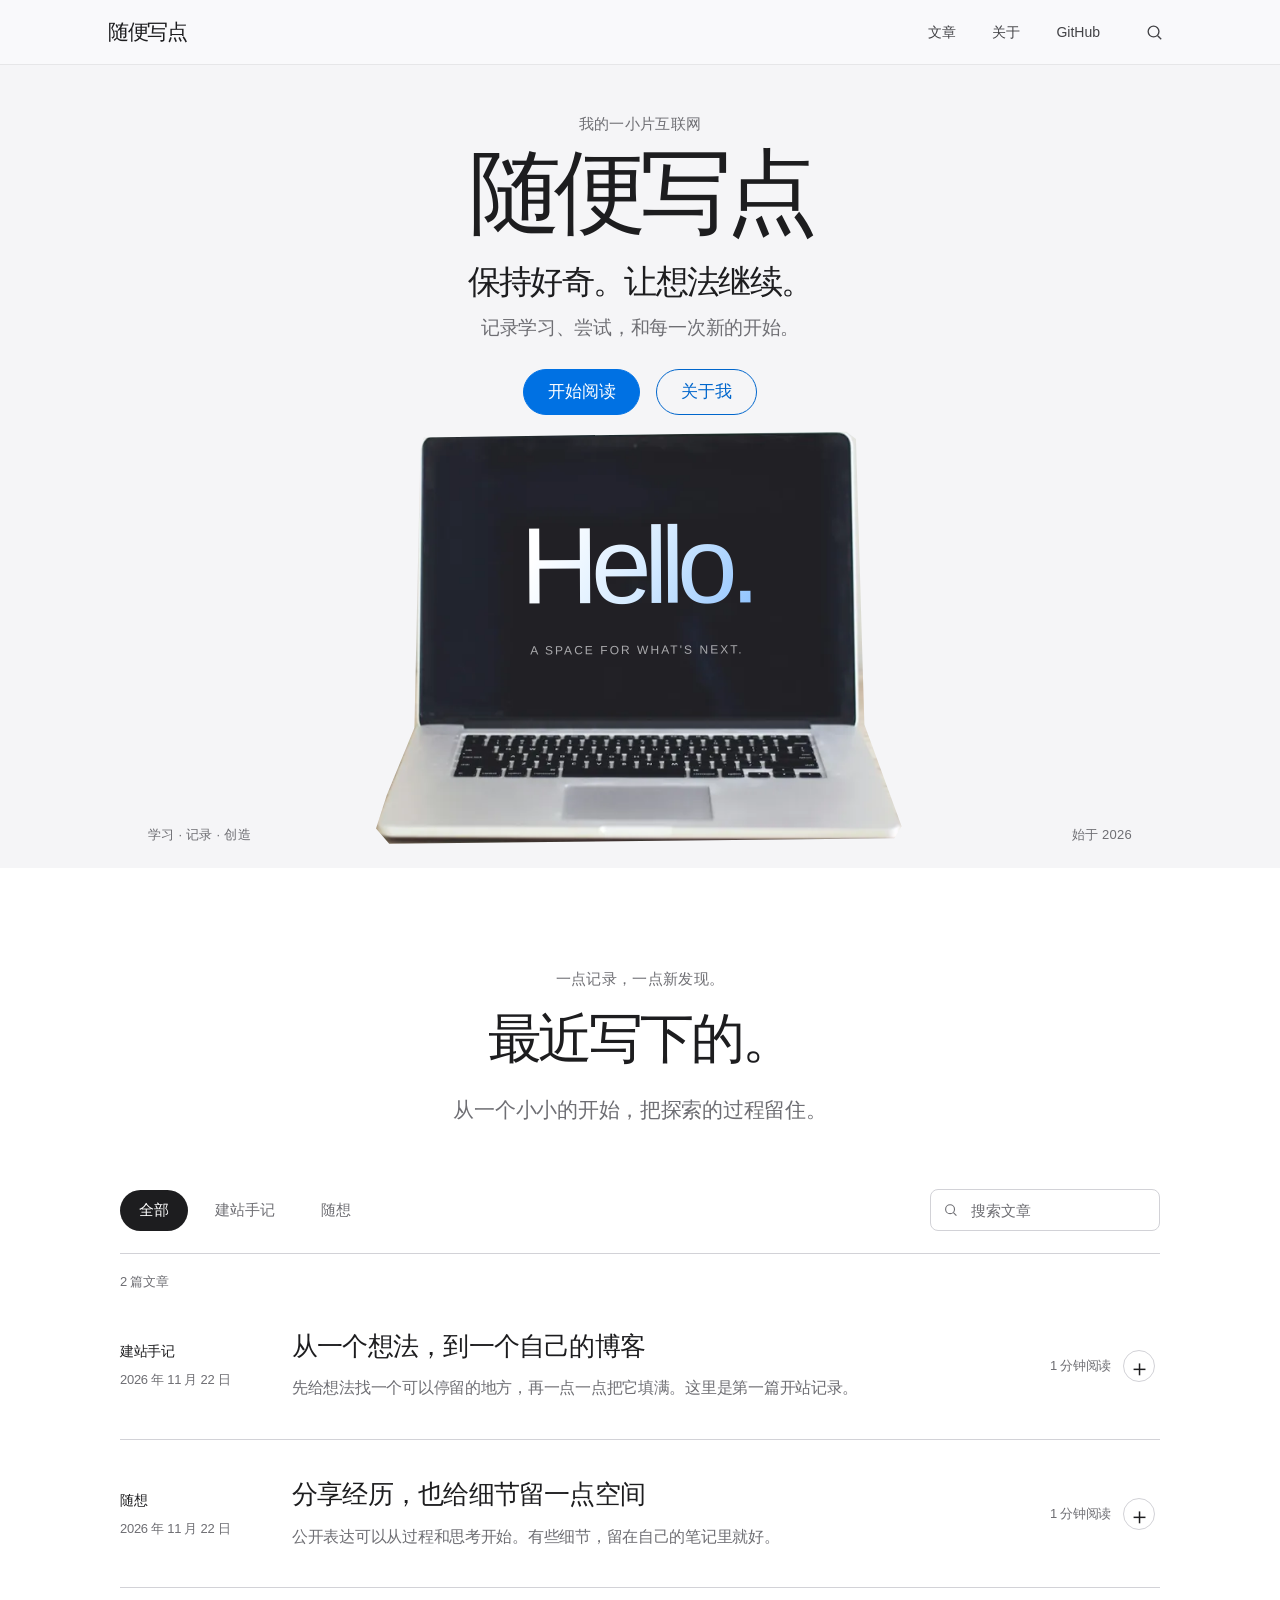
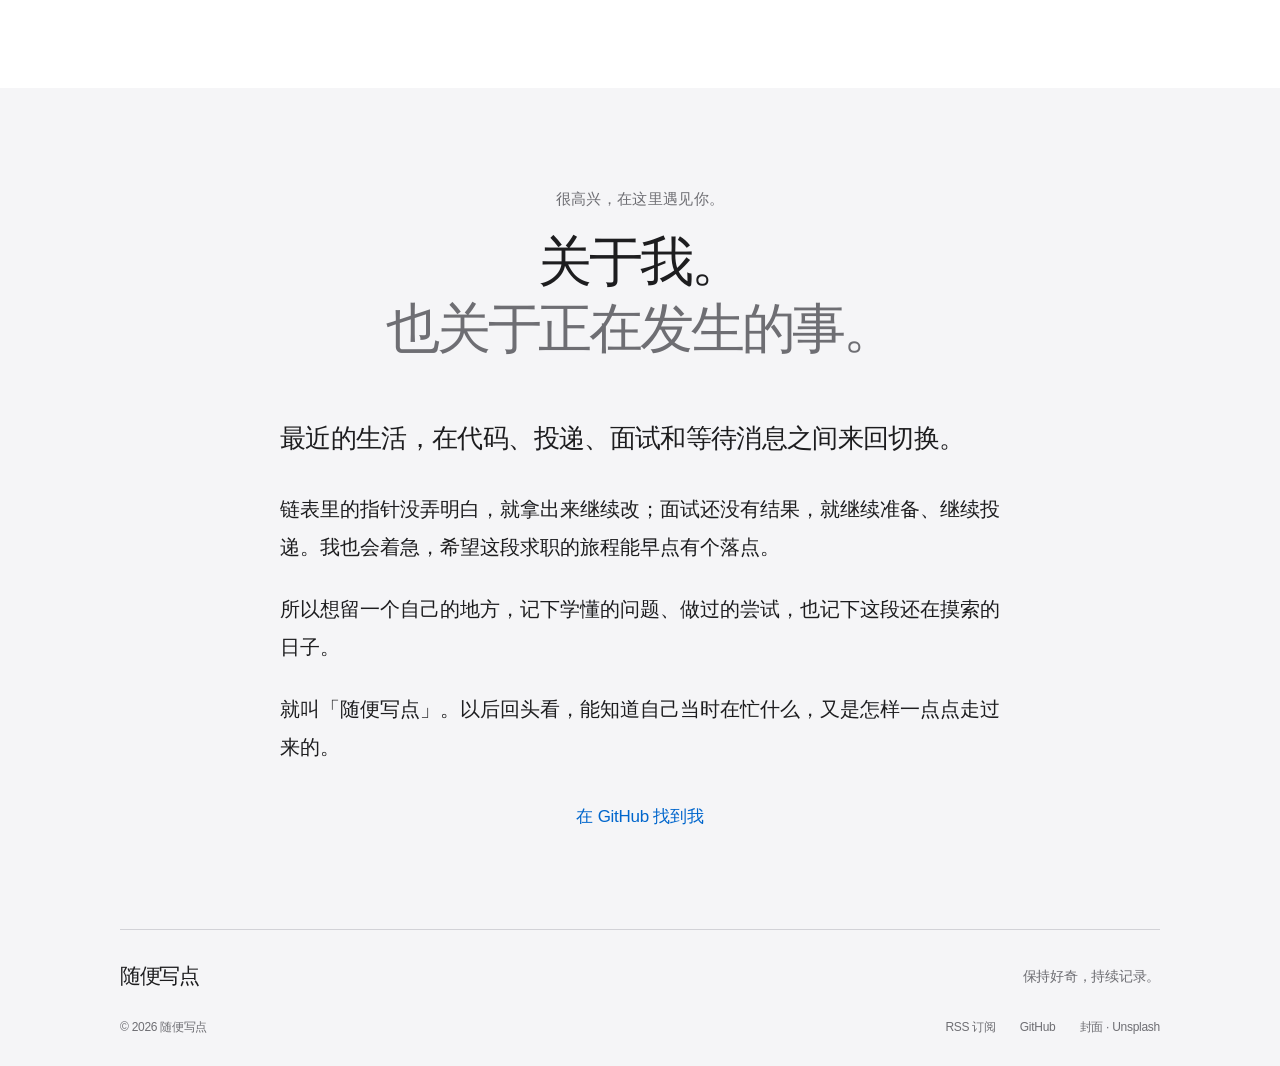
<file: index.html>
<!doctype html>
<html lang="zh-CN"><head>
<meta charset="utf-8"><meta name="viewport" content="width=device-width, initial-scale=1">
<title>随便写点 · 学习、记录与创造</title><meta name="description" content="学习、尝试与思考。把每一次探索，留在自己的空间。">
<meta name="theme-color" content="#f5f5f7"><meta name="referrer" content="strict-origin-when-cross-origin">
<link rel="canonical" href="https://hufenglin385-sketch.github.io/"><link rel="icon" href="/assets/site-icon.jpg?v=20261122" type="image/jpeg">
<link rel="alternate" type="application/rss+xml" title="随便写点" href="/feed.xml">
<meta property="og:type" content="website"><meta property="og:title" content="随便写点 · 学习、记录与创造">
<meta property="og:description" content="学习、尝试与思考。把每一次探索，留在自己的空间。"><meta property="og:url" content="https://hufenglin385-sketch.github.io/">
<meta property="og:image" content="https://hufenglin385-sketch.github.io/assets/workspace.webp"><meta property="og:locale" content="zh_CN">
<link rel="stylesheet" href="/assets/style.css?v=20261122-2"><script src="/assets/app.js" defer></script>
</head><body><a class="skip" href="#main">跳到正文</a>
<header class="site-header"><nav class="nav-inner" aria-label="主导航">
<a class="wordmark" href="/" aria-label="随便写点 首页">随便写点</a>
<div class="nav-links"><a href="/#notes">文章</a><a href="/#about">关于</a>
<a href="https://github.com/hufenglin385-sketch" target="_blank" rel="noopener noreferrer">GitHub<span class="sr-only">（新窗口）</span></a>
<button class="search-trigger" type="button" data-open-search aria-label="搜索文章" hidden><svg viewBox="0 0 24 24" width="19" height="19" fill="none" stroke="currentColor" stroke-width="1.7" aria-hidden="true"><circle cx="10.8" cy="10.8" r="6.8"/><path d="m16 16 4.5 4.5"/></svg></button></div>
</nav></header><main id="main">
<section class="hero" aria-labelledby="hero-title">
<div class="hero-copy"><p class="eyebrow hero-enter">我的一小片互联网</p>
<h1 id="hero-title" class="hero-enter">随便写点</h1>
<p class="hero-description hero-enter">保持好奇。让想法继续。</p>
<p class="hero-subtitle hero-enter">记录学习、尝试，和每一次新的开始。</p>
<div class="hero-actions hero-enter"><a class="button button-primary" href="#notes">开始阅读</a><a class="button button-outline" href="#about">关于我</a></div></div>
<div class="device-frame hero-enter" aria-label="一台笔记本电脑的产品摄影，屏幕上是 Hello 欢迎语">
<img class="device-photo" src="/assets/workspace.webp" width="1500" height="1000" fetchpriority="high" alt="">
<div class="device-screen" aria-hidden="true"><span class="screen-hello">Hello.</span><span class="screen-caption">A SPACE FOR WHAT'S NEXT.</span></div>
</div>
<div class="hero-footnote"><span>学习 · 记录 · 创造</span><span>始于 2026</span></div>
</section>
<section class="notes section" id="notes" aria-labelledby="notes-title"><div class="content-width">
<div class="section-heading reveal"><p class="eyebrow">一点记录，一点新发现。</p><h2 id="notes-title">最近写下的。</h2><p>从一个小小的开始，把探索的过程留住。</p></div>
<div class="notes-toolbar js-tools" hidden><div class="filters" role="group" aria-label="按分类筛选"><button type="button" class="filter is-active" data-filter="all" aria-pressed="true">全部</button><button type="button" class="filter" data-filter="建站手记" aria-pressed="false">建站手记</button><button type="button" class="filter" data-filter="随想" aria-pressed="false">随想</button></div>
<label class="search-field"><svg viewBox="0 0 24 24" width="18" height="18" fill="none" stroke="currentColor" stroke-width="1.7" aria-hidden="true"><circle cx="10.8" cy="10.8" r="6.8"/><path d="m16 16 4.5 4.5"/></svg><span class="sr-only">搜索文章</span><input id="note-search" type="search" placeholder="搜索文章" autocomplete="off"></label></div>
<p class="result-count" role="status" aria-live="polite" aria-atomic="true">2 篇文章</p>
<ul class="note-list"><li class="note-item reveal" data-category="建站手记" data-search="从一个想法，到一个自己的博客 建站手记 先给想法找一个可以停留的地方，再一点一点把它填满。这里是第一篇开站记录。 最初的问题很具体：做一个个人博客，需要先买域名吗？服务器要怎么准备？在了解了基本的托管方式以后，我决定先用 github pages，把第一个版本放到网上。 我想要的起点也很简单：一个能介绍自己、能放文章、以后还能慢慢修改的地方。网站可以先小一点，先把第一篇记录写下来。 选风格时，我看了 refero 上的设计参考，最后选择了 apple 那种简洁、清晰的视觉方向。第一版由 ai 协助完成，希望它在电脑和手机上都能舒服地阅读。 首页可以有一点画面感，文章页则留给文字。这个博客也会随着使用慢慢调整，不必在开头就把所有功能一次做齐。 第一步，是给这个地方起一个名字，放上几段文字。下一步，是在学习和尝试时，记下值得回头看的问题与想法。 这里从今天开始。愿以后再翻到这一页时，能看见自己走过的一点路。">
<a class="note-link" href="/notes/a-place-to-begin/">
<div class="note-meta"><span>建站手记</span><time datetime="2026-11-22">2026 年 11 月 22 日</time></div>
<div class="note-copy"><h3>从一个想法，到一个自己的博客</h3><p>先给想法找一个可以停留的地方，再一点一点把它填满。这里是第一篇开站记录。</p></div>
<span class="note-read">1 分钟阅读<span class="read-mark" aria-hidden="true">＋</span></span>
</a></li><li class="note-item reveal" data-category="随想" data-search="分享经历，也给细节留一点空间 随想 公开表达可以从过程和思考开始。有些细节，留在自己的笔记里就好。 我愿意在这里记录经历，也想保留一点属于自己的空间。一次尝试为什么开始、遇到了什么问题、最后学到了什么，都是可以慢慢写的内容。 项目的完整实现、没有公开的资料和具体业务细节，可以先留在私人笔记中。公开文章里，把问题与思路讲清楚就已经很有价值。 每次发布前，我会想一想：这段内容是否涉及他人的信息？是否包含不适合公开的项目细节？有没有必要换一种更概括的表达？ 这样的边界，让我更安心地写下自己的学习和思考，也让这个博客可以按自己的节奏持续下去。">
<a class="note-link" href="/notes/leave-a-little-space/">
<div class="note-meta"><span>随想</span><time datetime="2026-11-22">2026 年 11 月 22 日</time></div>
<div class="note-copy"><h3>分享经历，也给细节留一点空间</h3><p>公开表达可以从过程和思考开始。有些细节，留在自己的笔记里就好。</p></div>
<span class="note-read">1 分钟阅读<span class="read-mark" aria-hidden="true">＋</span></span>
</a></li></ul>
<div class="empty-state" hidden><h3>还没有找到这篇笔记。</h3><p>换个关键词，或试试全部分类。</p><button class="button button-outline" type="button" data-reset-search>查看全部</button></div>
<noscript><p class="noscript">所有文章已列出。启用 JavaScript 后可使用搜索与分类。</p></noscript>
</div></section>
<section class="about section" id="about" aria-labelledby="about-title"><div class="content-width">
<div class="section-heading reveal"><p class="eyebrow">很高兴，在这里遇见你。</p><h2 id="about-title">关于我。<br><span class="muted">也关于正在发生的事。</span></h2></div>
<div class="about-story reveal"><p>最近的生活，在代码、投递、面试和等待消息之间来回切换。</p><p>链表里的指针没弄明白，就拿出来继续改；面试还没有结果，就继续准备、继续投递。我也会着急，希望这段求职的旅程能早点有个落点。</p><p>所以想留一个自己的地方，记下学懂的问题、做过的尝试，也记下这段还在摸索的日子。</p><p>就叫「随便写点」。以后回头看，能知道自己当时在忙什么，又是怎样一点点走过来的。</p></div>
<a class="text-link reveal" href="https://github.com/hufenglin385-sketch" target="_blank" rel="noopener noreferrer">在 GitHub 找到我</a>
</div></section></main><footer class="site-footer"><div class="footer-inner">
<div class="footer-top"><a class="wordmark" href="/">随便写点</a><span>保持好奇，持续记录。</span></div>
<div class="footer-bottom"><span>© 2026 随便写点</span><div>
<a href="/feed.xml">RSS 订阅</a><a href="https://github.com/hufenglin385-sketch" target="_blank" rel="noopener noreferrer">GitHub</a>
<a href="https://images.unsplash.com/photo-1496181133206-80ce9b88a853" target="_blank" rel="noopener noreferrer">封面 · Unsplash</a>
</div></div></div></footer></body></html>
</file>
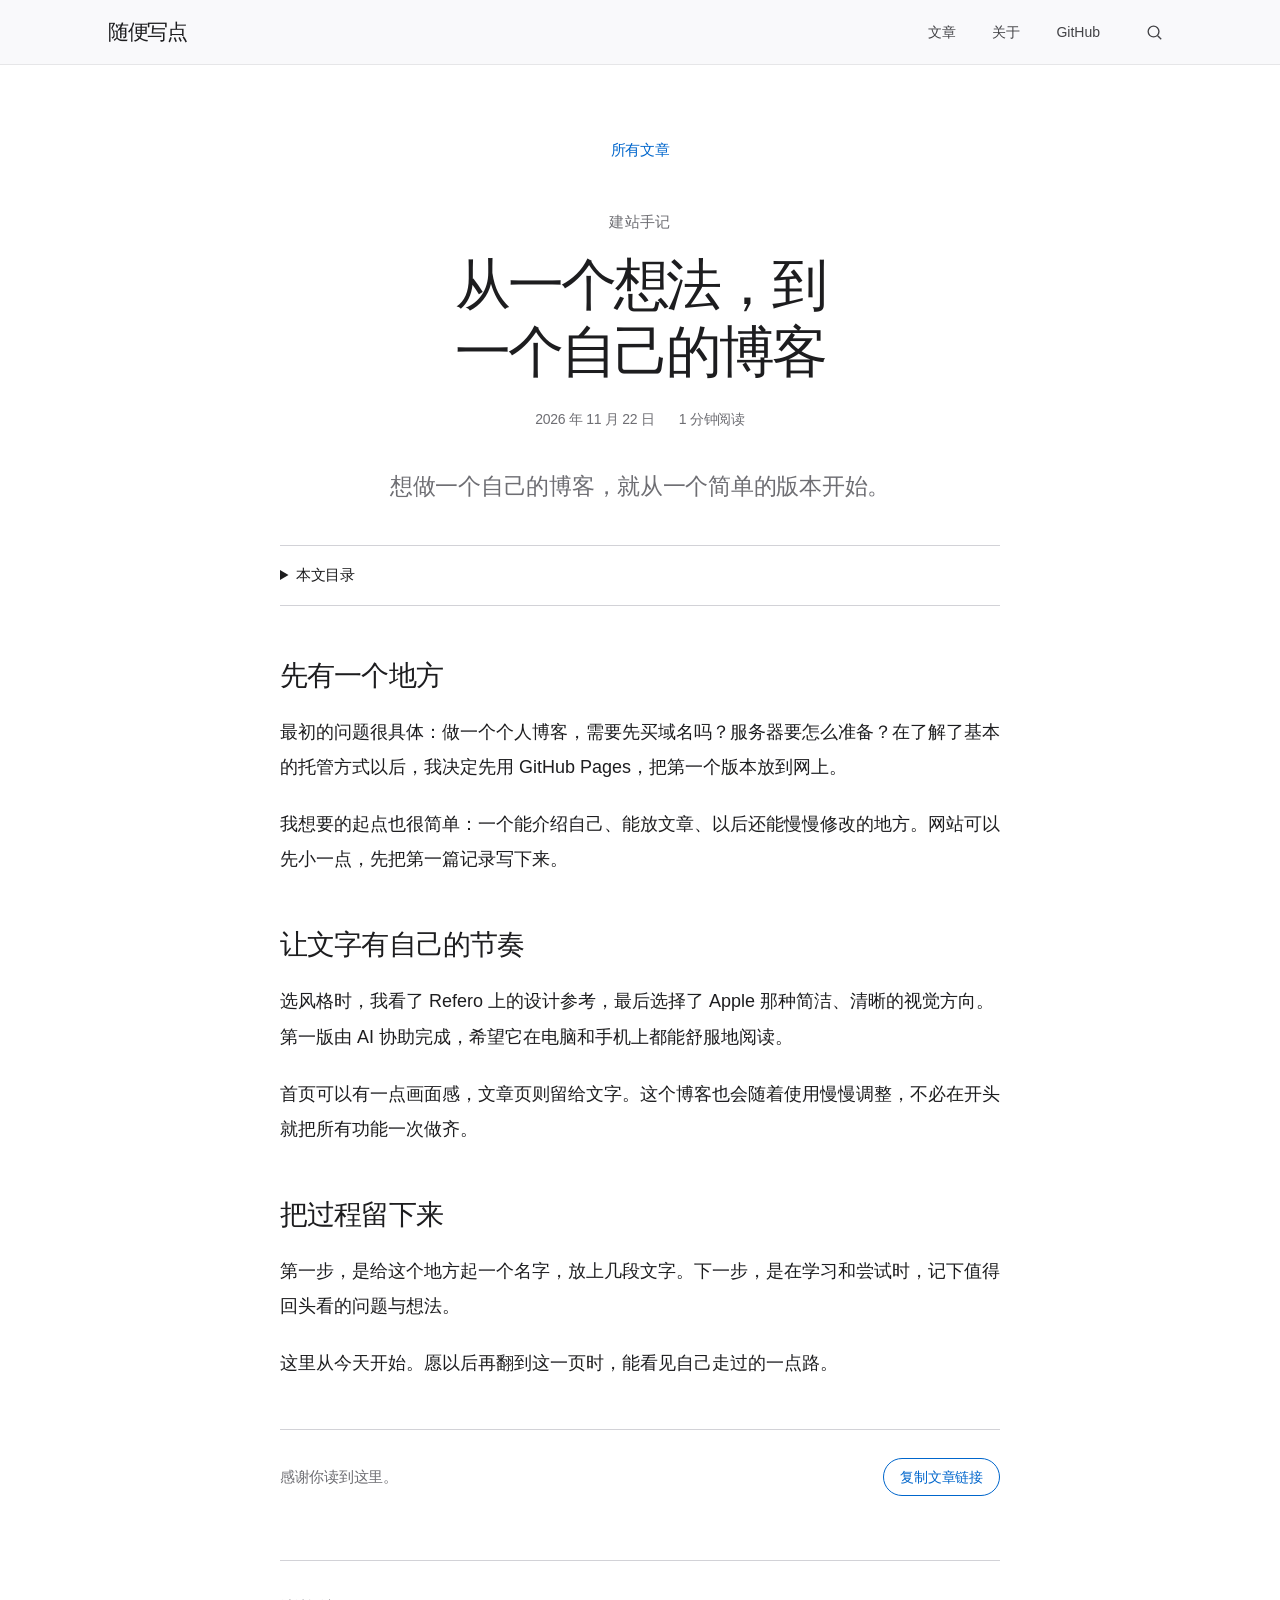
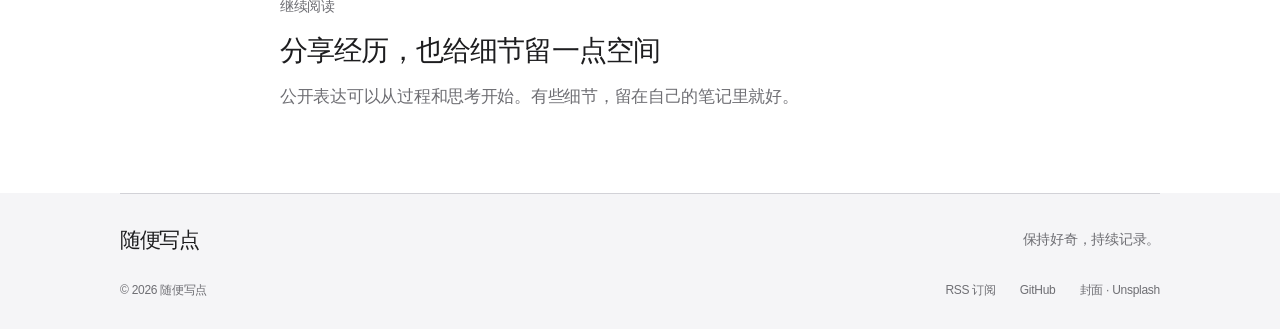
<file: notes/a-place-to-begin/index.html>
<!doctype html>
<html lang="zh-CN"><head>
<meta charset="utf-8"><meta name="viewport" content="width=device-width, initial-scale=1">
<title>从一个想法，到一个自己的博客 · 随便写点</title><meta name="description" content="先给想法找一个可以停留的地方，再一点一点把它填满。这里是第一篇开站记录。">
<meta name="theme-color" content="#f5f5f7"><meta name="referrer" content="strict-origin-when-cross-origin">
<link rel="canonical" href="https://hufenglin385-sketch.github.io/notes/a-place-to-begin/"><link rel="icon" href="/assets/site-icon.jpg?v=20261122" type="image/jpeg">
<link rel="alternate" type="application/rss+xml" title="随便写点" href="/feed.xml">
<meta property="og:type" content="article"><meta property="og:title" content="从一个想法，到一个自己的博客 · 随便写点">
<meta property="og:description" content="先给想法找一个可以停留的地方，再一点一点把它填满。这里是第一篇开站记录。"><meta property="og:url" content="https://hufenglin385-sketch.github.io/notes/a-place-to-begin/">
<meta property="og:image" content="https://hufenglin385-sketch.github.io/assets/workspace.webp"><meta property="og:locale" content="zh_CN">
<link rel="stylesheet" href="/assets/style.css?v=20261122-2"><script src="/assets/app.js" defer></script>
</head><body><a class="skip" href="#main">跳到正文</a>
<header class="site-header"><nav class="nav-inner" aria-label="主导航">
<a class="wordmark" href="/" aria-label="随便写点 首页">随便写点</a>
<div class="nav-links"><a href="/#notes">文章</a><a href="/#about">关于</a>
<a href="https://github.com/hufenglin385-sketch" target="_blank" rel="noopener noreferrer">GitHub<span class="sr-only">（新窗口）</span></a>
<button class="search-trigger" type="button" data-open-search aria-label="搜索文章" hidden><svg viewBox="0 0 24 24" width="19" height="19" fill="none" stroke="currentColor" stroke-width="1.7" aria-hidden="true"><circle cx="10.8" cy="10.8" r="6.8"/><path d="m16 16 4.5 4.5"/></svg></button></div>
</nav></header><div class="reading-progress" aria-hidden="true"><span></span></div>
<main id="main" class="article-main"><header class="article-header"><a class="text-link" href="/#notes">所有文章</a>
<p class="eyebrow">建站手记</p><h1>从一个想法，到一个自己的博客</h1>
<div class="article-meta"><time datetime="2026-11-22">2026 年 11 月 22 日</time><span>1 分钟阅读</span></div>
<p class="article-lead">想做一个自己的博客，就从一个简单的版本开始。</p></header>
<details class="article-toc"><summary>本文目录</summary><nav aria-label="文章目录"><a href="#begin">先有一个地方</a><a href="#style">让文字有自己的节奏</a><a href="#next">把过程留下来</a></nav></details>
<article class="article-body"><section id="begin" class="article-section"><h2>先有一个地方</h2><p>最初的问题很具体：做一个个人博客，需要先买域名吗？服务器要怎么准备？在了解了基本的托管方式以后，我决定先用 GitHub Pages，把第一个版本放到网上。</p><p>我想要的起点也很简单：一个能介绍自己、能放文章、以后还能慢慢修改的地方。网站可以先小一点，先把第一篇记录写下来。</p></section><section id="style" class="article-section"><h2>让文字有自己的节奏</h2><p>选风格时，我看了 Refero 上的设计参考，最后选择了 Apple 那种简洁、清晰的视觉方向。第一版由 AI 协助完成，希望它在电脑和手机上都能舒服地阅读。</p><p>首页可以有一点画面感，文章页则留给文字。这个博客也会随着使用慢慢调整，不必在开头就把所有功能一次做齐。</p></section><section id="next" class="article-section"><h2>把过程留下来</h2><p>第一步，是给这个地方起一个名字，放上几段文字。下一步，是在学习和尝试时，记下值得回头看的问题与想法。</p><p>这里从今天开始。愿以后再翻到这一页时，能看见自己走过的一点路。</p></section></article>
<div class="article-share"><span>感谢你读到这里。</span><button type="button" class="button button-outline" data-copy-link hidden>复制文章链接</button><span class="copy-status" role="status" aria-live="polite"></span></div>
<a class="next-note" href="/notes/leave-a-little-space/"><span>继续阅读</span><h2>分享经历，也给细节留一点空间</h2><p>公开表达可以从过程和思考开始。有些细节，留在自己的笔记里就好。</p></a></main><footer class="site-footer"><div class="footer-inner">
<div class="footer-top"><a class="wordmark" href="/">随便写点</a><span>保持好奇，持续记录。</span></div>
<div class="footer-bottom"><span>© 2026 随便写点</span><div>
<a href="/feed.xml">RSS 订阅</a><a href="https://github.com/hufenglin385-sketch" target="_blank" rel="noopener noreferrer">GitHub</a>
<a href="https://images.unsplash.com/photo-1496181133206-80ce9b88a853" target="_blank" rel="noopener noreferrer">封面 · Unsplash</a>
</div></div></div></footer></body></html>
</file>
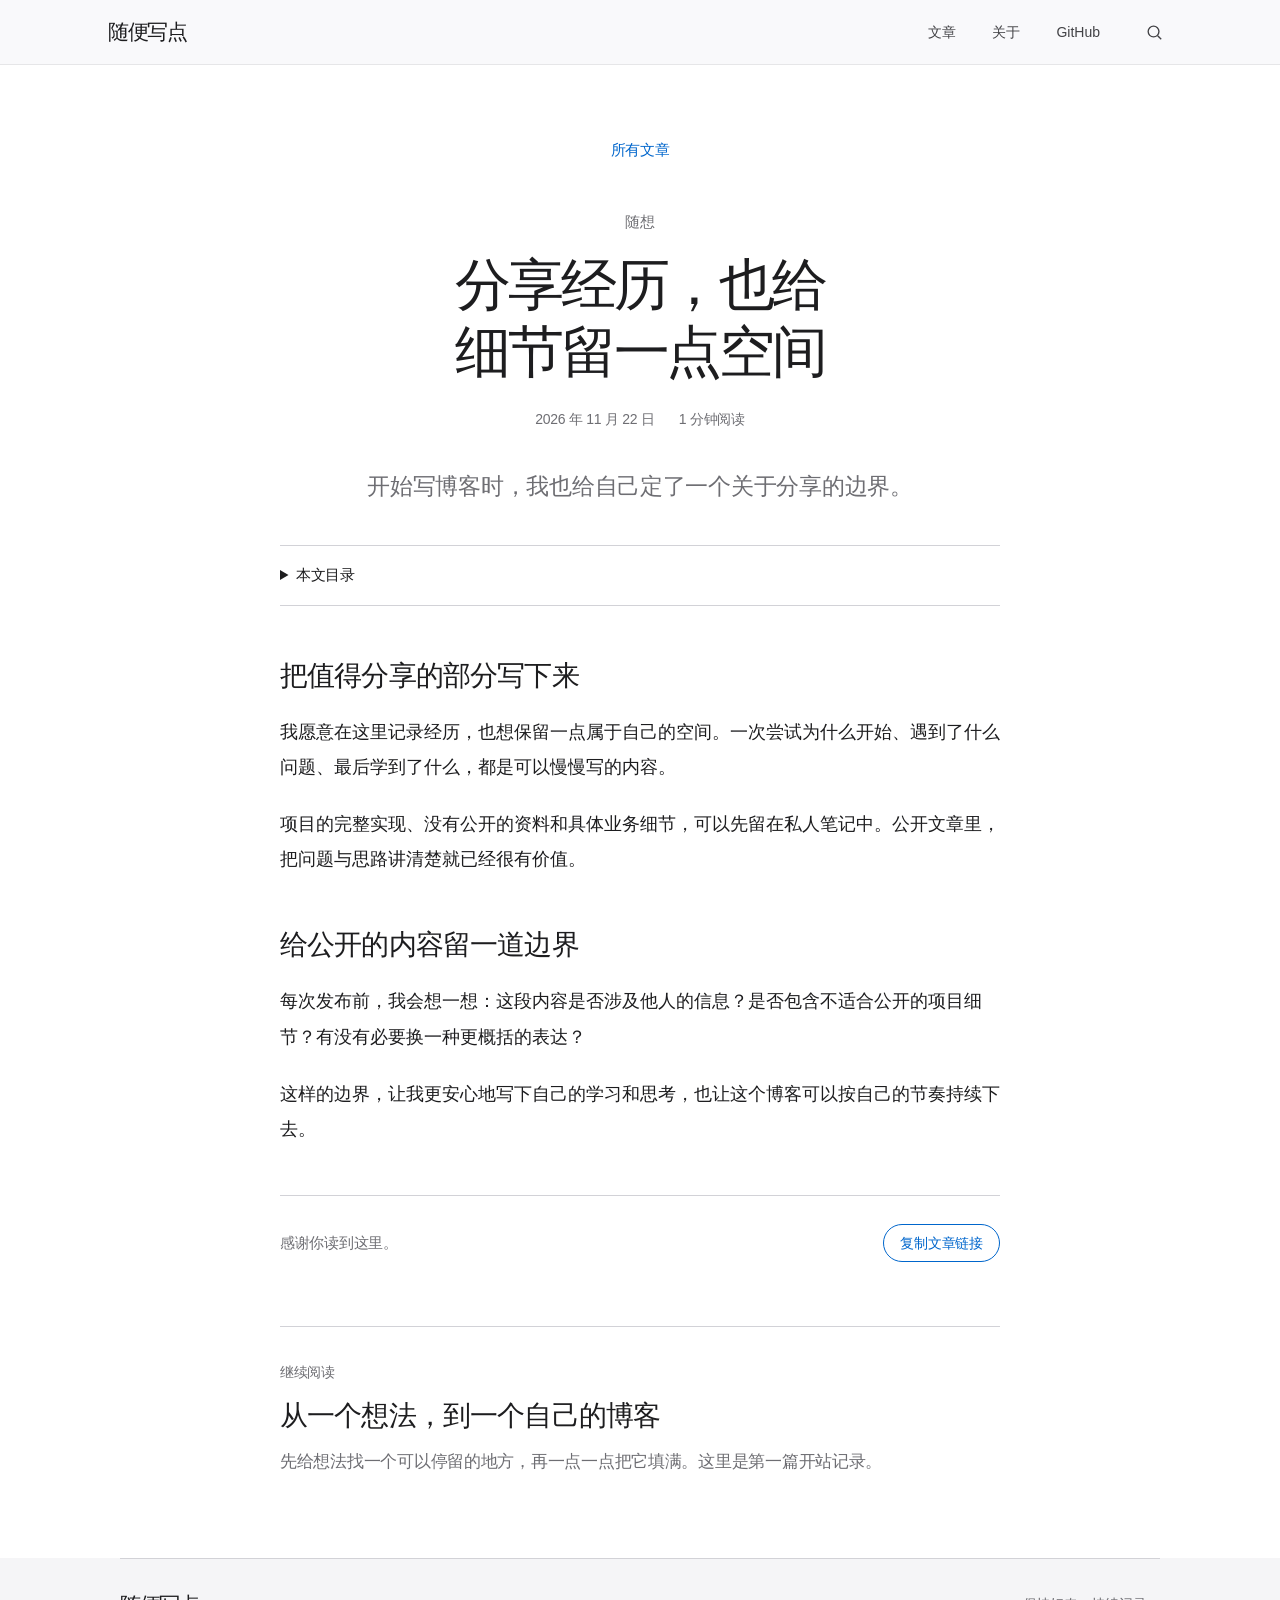
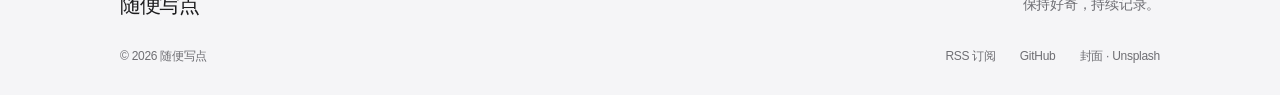
<file: notes/leave-a-little-space/index.html>
<!doctype html>
<html lang="zh-CN"><head>
<meta charset="utf-8"><meta name="viewport" content="width=device-width, initial-scale=1">
<title>分享经历，也给细节留一点空间 · 随便写点</title><meta name="description" content="公开表达可以从过程和思考开始。有些细节，留在自己的笔记里就好。">
<meta name="theme-color" content="#f5f5f7"><meta name="referrer" content="strict-origin-when-cross-origin">
<link rel="canonical" href="https://hufenglin385-sketch.github.io/notes/leave-a-little-space/"><link rel="icon" href="/assets/site-icon.jpg?v=20261122" type="image/jpeg">
<link rel="alternate" type="application/rss+xml" title="随便写点" href="/feed.xml">
<meta property="og:type" content="article"><meta property="og:title" content="分享经历，也给细节留一点空间 · 随便写点">
<meta property="og:description" content="公开表达可以从过程和思考开始。有些细节，留在自己的笔记里就好。"><meta property="og:url" content="https://hufenglin385-sketch.github.io/notes/leave-a-little-space/">
<meta property="og:image" content="https://hufenglin385-sketch.github.io/assets/workspace.webp"><meta property="og:locale" content="zh_CN">
<link rel="stylesheet" href="/assets/style.css?v=20261122-2"><script src="/assets/app.js" defer></script>
</head><body><a class="skip" href="#main">跳到正文</a>
<header class="site-header"><nav class="nav-inner" aria-label="主导航">
<a class="wordmark" href="/" aria-label="随便写点 首页">随便写点</a>
<div class="nav-links"><a href="/#notes">文章</a><a href="/#about">关于</a>
<a href="https://github.com/hufenglin385-sketch" target="_blank" rel="noopener noreferrer">GitHub<span class="sr-only">（新窗口）</span></a>
<button class="search-trigger" type="button" data-open-search aria-label="搜索文章" hidden><svg viewBox="0 0 24 24" width="19" height="19" fill="none" stroke="currentColor" stroke-width="1.7" aria-hidden="true"><circle cx="10.8" cy="10.8" r="6.8"/><path d="m16 16 4.5 4.5"/></svg></button></div>
</nav></header><div class="reading-progress" aria-hidden="true"><span></span></div>
<main id="main" class="article-main"><header class="article-header"><a class="text-link" href="/#notes">所有文章</a>
<p class="eyebrow">随想</p><h1>分享经历，也给细节留一点空间</h1>
<div class="article-meta"><time datetime="2026-11-22">2026 年 11 月 22 日</time><span>1 分钟阅读</span></div>
<p class="article-lead">开始写博客时，我也给自己定了一个关于分享的边界。</p></header>
<details class="article-toc"><summary>本文目录</summary><nav aria-label="文章目录"><a href="#experience">把值得分享的部分写下来</a><a href="#boundary">给公开的内容留一道边界</a></nav></details>
<article class="article-body"><section id="experience" class="article-section"><h2>把值得分享的部分写下来</h2><p>我愿意在这里记录经历，也想保留一点属于自己的空间。一次尝试为什么开始、遇到了什么问题、最后学到了什么，都是可以慢慢写的内容。</p><p>项目的完整实现、没有公开的资料和具体业务细节，可以先留在私人笔记中。公开文章里，把问题与思路讲清楚就已经很有价值。</p></section><section id="boundary" class="article-section"><h2>给公开的内容留一道边界</h2><p>每次发布前，我会想一想：这段内容是否涉及他人的信息？是否包含不适合公开的项目细节？有没有必要换一种更概括的表达？</p><p>这样的边界，让我更安心地写下自己的学习和思考，也让这个博客可以按自己的节奏持续下去。</p></section></article>
<div class="article-share"><span>感谢你读到这里。</span><button type="button" class="button button-outline" data-copy-link hidden>复制文章链接</button><span class="copy-status" role="status" aria-live="polite"></span></div>
<a class="next-note" href="/notes/a-place-to-begin/"><span>继续阅读</span><h2>从一个想法，到一个自己的博客</h2><p>先给想法找一个可以停留的地方，再一点一点把它填满。这里是第一篇开站记录。</p></a></main><footer class="site-footer"><div class="footer-inner">
<div class="footer-top"><a class="wordmark" href="/">随便写点</a><span>保持好奇，持续记录。</span></div>
<div class="footer-bottom"><span>© 2026 随便写点</span><div>
<a href="/feed.xml">RSS 订阅</a><a href="https://github.com/hufenglin385-sketch" target="_blank" rel="noopener noreferrer">GitHub</a>
<a href="https://images.unsplash.com/photo-1496181133206-80ce9b88a853" target="_blank" rel="noopener noreferrer">封面 · Unsplash</a>
</div></div></div></footer></body></html>
</file>
<file: assets/style.css>
:root{--canvas:#f5f5f7;--paper:#fff;--ink:#1d1d1f;--muted:#6e6e73;--line:#d2d2d7;--blue:#0071e3;--link:#0066cc;--nav:rgba(250,250,252,.84);font-family:-apple-system,BlinkMacSystemFont,"Segoe UI","Microsoft YaHei","PingFang SC",sans-serif;color:var(--ink);background:var(--canvas);font-synthesis:none}
*{box-sizing:border-box}html{scroll-behavior:smooth;scroll-padding-top:92px}body{margin:0;font-size:17px;letter-spacing:-.016em;line-height:1.5}a{color:inherit;text-decoration:none}button,input{font:inherit}button,a,input{-webkit-tap-highlight-color:transparent}button{cursor:pointer}button:disabled{cursor:default}a:focus-visible,button:focus-visible,input:focus-visible,summary:focus-visible{outline:3px solid #2997ff;outline-offset:5px}::selection{background:#c9e2fc;color:#1d1d1f}h1,h2,h3,p{margin:0}button{border:0}img{display:block;max-width:100%}[hidden]{display:none!important}.sr-only{position:absolute;width:1px;height:1px;padding:0;margin:-1px;overflow:hidden;clip:rect(0,0,0,0);white-space:nowrap;border:0}.skip{position:fixed;top:-80px;left:16px;z-index:100;padding:12px 20px;background:var(--ink);color:#fff;border-radius:980px}.skip:focus{top:10px}.site-header{position:sticky;top:0;z-index:30;background:var(--nav);backdrop-filter:saturate(180%) blur(20px);border-bottom:1px solid rgba(0,0,0,.08)}.nav-inner{max-width:1120px;height:64px;margin:auto;padding:0 28px;display:flex;align-items:center;justify-content:space-between}.wordmark{font-size:21px;font-weight:600;letter-spacing:-.06em;white-space:nowrap}.wordmark-dot{color:var(--ink)}.nav-links{display:flex;align-items:center;gap:36px;font-size:14px;letter-spacing:0}.nav-links>a{padding:12px 0;color:#424245;transition:color .2s}.nav-links>a:hover{color:#000}.search-trigger{background:none;color:#424245;display:grid;place-items:center;width:36px;height:40px;border-radius:980px}.content-width{max-width:1120px;margin:auto;padding:0 40px}.hero{position:relative;overflow:hidden;background:#f5f5f7;text-align:center;min-height:0;padding:48px 0 24px}.hero-copy{position:relative;z-index:2;padding:0 24px}.eyebrow{font-size:15px;font-weight:600;letter-spacing:.02em}.hero .eyebrow{color:#6e6e73;margin-bottom:8px}.hero h1{font-size:clamp(72px,7.2vw,104px);line-height:1.07;font-weight:600;letter-spacing:-.07em}.hero h1 span{letter-spacing:-.06em}.hero-description{font-size:clamp(25px,2.6vw,34px);line-height:1.3;font-weight:500;letter-spacing:-.05em;margin-top:18px}.hero-subtitle{font-size:19px;color:var(--muted);margin-top:11px;font-weight:400}.hero-actions{display:flex;align-items:center;justify-content:center;gap:16px;margin-top:26px}.button{display:inline-flex;align-items:center;justify-content:center;min-height:44px;padding:11px 24px;border-radius:980px;font-size:17px;line-height:1.3;letter-spacing:-.016em;transition:background .2s,color .2s,transform .2s;white-space:nowrap}.button:hover{transform:translateY(-1px)}.button-primary{background:var(--blue);color:#fff;border:1px solid var(--blue)}.button-primary:hover{background:#0077ed;border-color:#0077ed}.button-outline{background:transparent;color:var(--link);border:1px solid var(--link)}.button-outline:hover{background:#e9f3ff}.device-frame{position:relative;width:min(600px,90vw);aspect-ratio:1.5;margin:20px auto -10px;transform-origin:center 70%;will-change:transform}.device-photo{position:absolute;width:200%;max-width:none;height:auto;left:-50%;top:-54%;clip-path:polygon(32% 27.3%,67.2% 26.6%,68% 27.5%,68.7% 63.2%,71.8% 75.9%,71.2% 77.4%,29.1% 78.1%,28% 76.2%,28.9% 72%,31.2% 63.6%,31.7% 28.9%)}.device-screen{position:absolute;left:14.2%;top:1.5%;width:70.5%;height:69.5%;display:flex;align-items:center;justify-content:center;flex-direction:column;transform:rotate(-.3deg);color:#f5f5f7;overflow:hidden}.screen-hello{font-size:clamp(50px,8.5vw,110px);font-weight:300;letter-spacing:-.07em;line-height:1.2;background:linear-gradient(120deg,#fff 15%,#d4eaff 55%,#89bffe);background-clip:text;-webkit-background-clip:text;color:transparent}.screen-caption{font-size:clamp(8px,1vw,12px);letter-spacing:.17em;font-weight:400;opacity:.65;margin-top:9px}.hero-footnote{max-width:1040px;margin:0 auto;padding:0 28px;display:flex;justify-content:space-between;color:var(--muted);font-size:13px;letter-spacing:.02em;position:relative}.section{padding:100px 0}.notes{background:#fff}.section-heading{margin:0 auto 46px;text-align:center}.section-heading .eyebrow{color:var(--muted);margin-bottom:17px}.section-heading h2{font-size:clamp(36px,4.2vw,56px);font-weight:600;letter-spacing:-.06em;line-height:1.15}.section-heading>p:last-child:not(.eyebrow){font-size:21px;font-weight:300;color:var(--muted);margin:22px auto 0;line-height:1.7}.notes-toolbar{display:flex;align-items:center;justify-content:space-between;gap:20px;padding:16px 0 22px;border-bottom:1px solid var(--line)}.filters{display:flex;gap:8px;flex-wrap:wrap}.filter{border:1px solid transparent;border-radius:980px;padding:8px 18px;background:transparent;color:var(--muted);font-size:15px;min-height:40px;transition:background .2s,color .2s}.filter:hover{background:#f5f5f7;color:var(--ink)}.filter.is-active{background:var(--ink);color:#fff}.search-field{display:flex;align-items:center;gap:10px;border:1px solid var(--line);border-radius:8px;color:var(--muted);padding:0 12px;min-height:42px;width:230px}.search-field:focus-within{outline:3px solid #2997ff;outline-offset:2px;border-color:transparent}.search-field input{width:100%;min-width:0;height:40px;border:0;background:none;outline:none!important;color:var(--ink);font-size:15px}.search-field input::placeholder{color:var(--muted)}.result-count{font-size:13px;color:var(--muted);margin:18px 0 0}.note-list{list-style:none;margin:0;padding:0}.note-item{border-bottom:1px solid var(--line)}.note-link{display:grid;grid-template-columns:140px 1fr 110px;align-items:center;gap:32px;padding:36px 0;transition:transform .25s}.note-link:hover{transform:translateX(6px)}.note-meta{font-size:13px;color:var(--muted);display:flex;flex-direction:column;gap:8px}.note-meta>span{font-size:14px;font-weight:600;color:var(--ink)}.note-copy h3{font-size:26px;font-weight:600;line-height:1.4;letter-spacing:-.03em}.note-copy p{color:var(--muted);font-size:16px;line-height:1.8;margin-top:10px;max-width:590px}.note-read{color:var(--muted);font-size:13px;display:flex;align-items:center;gap:12px;white-space:nowrap}.read-mark{display:grid;place-items:center;font-size:23px;font-weight:300;color:var(--ink);width:32px;height:32px;border:1px solid var(--line);border-radius:50%;transition:background .2s}.note-link:hover .read-mark{color:#fff;background:var(--ink);border-color:var(--ink)}.empty-state{text-align:center;padding:64px 16px}.empty-state h3{font-size:26px;letter-spacing:-.04em}.empty-state p{color:var(--muted);margin:12px 0 24px}.noscript{font-size:14px;color:var(--muted);padding-top:20px}.about{background:#f5f5f7;text-align:center}.muted{color:var(--muted)}.about .section-heading{margin-bottom:56px}.about .section-heading h2{line-height:1.25}.about-intro{max-width:680px}.about-details{max-width:850px;display:grid;grid-template-columns:1fr 1fr;gap:72px;margin:0 auto;text-align:left}.about-details h3{font-size:15px;margin-bottom:12px;font-weight:600}.about-details p{font-size:21px;line-height:1.6;letter-spacing:-.03em}.about-details p.muted{font-size:17px;margin-top:8px;letter-spacing:-.016em;line-height:1.8}.milestone{display:flex;align-items:center;gap:32px;max-width:850px;margin:48px auto 24px;padding:24px 0;border-top:1px solid var(--line);border-bottom:1px solid var(--line);text-align:left;font-size:15px}.milestone>span:first-child{font-weight:600;white-space:nowrap}.milestone p{flex:1;color:var(--muted)}.milestone-label{font-size:13px;color:var(--muted);white-space:nowrap}.text-link{color:var(--link);font-size:17px}.text-link:hover{text-decoration:underline;text-underline-offset:4px}.site-footer{background:#f5f5f7}.footer-inner{max-width:1120px;margin:auto;padding:0 40px 30px}.footer-top{border-top:1px solid var(--line);padding:30px 0 26px;display:flex;align-items:center;justify-content:space-between}.footer-top>span{font-size:14px;color:var(--muted)}.footer-bottom{display:flex;justify-content:space-between;gap:24px;color:var(--muted);font-size:12px}.footer-bottom>div{display:flex;gap:24px}.footer-bottom a:hover{color:var(--ink);text-decoration:underline}.reading-progress{position:fixed;top:64px;left:0;right:0;height:2px;z-index:40;pointer-events:none}.reading-progress span{display:block;height:100%;width:100%;background:#2997ff;transform:scaleX(0);transform-origin:left}.article-main{background:#fff;padding:72px max(24px,calc((100% - 720px)/2)) 80px}.article-header{text-align:center;margin-bottom:32px}.article-header>.text-link{font-size:15px}.article-header .eyebrow{color:var(--muted);margin:48px 0 18px}.article-header h1{font-size:clamp(36px,4.5vw,56px);font-weight:600;line-height:1.2;letter-spacing:-.055em;text-wrap:balance}.article-meta{display:flex;justify-content:center;gap:24px;color:var(--muted);font-size:14px;margin-top:24px}.article-lead{font-size:23px;color:var(--muted);font-weight:300;line-height:1.6;margin:38px auto 40px;max-width:630px}.article-toc{font-size:15px;border-top:1px solid var(--line);border-bottom:1px solid var(--line);margin-bottom:50px;padding:18px 0}.article-toc summary{cursor:pointer;width:fit-content;font-weight:600}.article-toc nav{display:flex;flex-direction:column;gap:12px;padding-top:20px;color:var(--link)}.article-toc nav a:hover{text-decoration:underline}.article-body{font-size:18px;line-height:1.95;letter-spacing:0;overflow-wrap:anywhere}.article-section{margin-bottom:48px}.article-section h2{font-size:28px;line-height:1.4;margin-bottom:20px;letter-spacing:-.03em;font-weight:600}.article-section p+p{margin-top:22px}.article-share{border-top:1px solid var(--line);padding:28px 0;display:flex;align-items:center;gap:16px;flex-wrap:wrap;color:var(--muted);font-size:15px}.article-share .button{font-size:14px;padding:8px 16px;min-height:38px;margin-left:auto}.copy-status{font-size:13px;width:100%}.copy-status:empty{display:none}.next-note{display:block;margin-top:36px;padding-top:32px;border-top:1px solid var(--line)}.next-note>span{font-size:14px;color:var(--muted)}.next-note h2{font-size:28px;line-height:1.4;font-weight:600;letter-spacing:-.03em;margin:12px 0}.next-note p{font-size:17px;color:var(--muted);line-height:1.8}.next-note:hover h2{color:var(--link)}.not-found{min-height:70vh;display:flex;flex-direction:column;align-items:center;justify-content:center;gap:24px;padding:72px 24px;text-align:center}.not-found h1{font-size:56px;letter-spacing:-.05em;line-height:1.2;font-weight:600}.not-found>p{color:var(--muted)}
@keyframes enter{from{opacity:0;transform:translateY(18px)}to{opacity:1;transform:translateY(0)}}.hero-enter{animation:enter .8s both;animation-timing-function:cubic-bezier(.2,.7,.2,1)}.hero-copy>:nth-child(2){animation-delay:.07s}.hero-copy>:nth-child(3){animation-delay:.14s}.hero-copy>:nth-child(4){animation-delay:.21s}.hero-copy>:nth-child(5){animation-delay:.28s}.device-frame.hero-enter{animation-delay:.32s}.reveal.will-reveal{opacity:0;transform:translateY(18px);transition:opacity .6s ease,transform .6s ease}.reveal.is-visible{opacity:1;transform:none}
@media(min-width:1100px) and (max-height:820px){.hero{padding-top:32px;min-height:0}.hero h1{font-size:84px}.device-frame{width:500px;margin-top:12px}.hero-subtitle{margin-top:8px}.hero-actions{margin-top:20px}.hero-description{margin-top:12px}}
@media(max-width:760px){html{scroll-padding-top:82px}.nav-inner{height:60px;padding:0 24px}.wordmark{font-size:20px}.nav-links{gap:22px;font-size:13px}.search-trigger{width:25px}.content-width,.footer-inner{padding-left:24px;padding-right:24px}.hero{min-height:0;padding-top:54px;padding-bottom:24px}.hero h1{font-size:76px}.hero-description{font-size:27px;margin-top:16px}.hero-subtitle{font-size:16px;margin-top:12px}.hero .eyebrow{font-size:13px}.hero-actions{margin-top:25px;gap:12px}.button{font-size:15px;min-height:43px;padding:11px 22px}.device-frame{width:96vw;max-width:640px;margin-top:34px;margin-bottom:14px}.hero-footnote{font-size:11px;padding:0 24px}.screen-hello{font-size:13vw}.screen-caption{font-size:8px}.section{padding:72px 0}.section-heading{margin-bottom:32px}.section-heading .eyebrow{font-size:14px;margin-bottom:14px}.section-heading h2{font-size:38px;line-height:1.2}.section-heading>p:last-child:not(.eyebrow){font-size:18px;line-height:1.7;margin-top:20px}.notes-toolbar{align-items:flex-start;flex-direction:column;gap:18px}.filter{font-size:14px;padding:8px 15px;min-height:40px}.search-field{width:100%}.note-link{grid-template-columns:1fr;gap:13px;padding:28px 0}.note-meta{flex-direction:row;align-items:center;gap:16px;font-size:12px}.note-meta>span{font-size:13px}.note-copy h3{font-size:23px;line-height:1.4;letter-spacing:-.04em}.note-copy p{font-size:15px;line-height:1.8;margin-top:10px}.note-read{font-size:12px;justify-content:space-between}.read-mark{font-size:20px;width:28px;height:28px}.note-link:hover{transform:none}.about .section-heading{margin-bottom:38px}.about .section-heading h2{font-size:32px}.about-details{grid-template-columns:1fr;gap:30px;text-align:left}.about-details p{font-size:21px}.about-details p.muted{font-size:16px}.desktop-break{display:none}.milestone{flex-wrap:wrap;gap:12px;margin-top:32px;padding:20px 0}.milestone p{flex-basis:calc(100% - 90px);font-size:14px;line-height:1.7}.milestone-label{display:none}.text-link{font-size:16px}.footer-top{gap:16px;flex-wrap:wrap;padding:24px 0}.footer-top>span{font-size:12px}.footer-bottom{flex-direction:column;gap:16px;font-size:11px}.footer-bottom>div{gap:20px}.article-main{padding-top:48px;padding-bottom:56px}.article-header .eyebrow{margin-top:38px;font-size:14px}.article-header h1{font-size:36px;line-height:1.25}.article-meta{font-size:12px;gap:16px;margin-top:20px}.article-lead{font-size:20px;margin:30px 0}.article-body{font-size:17px;line-height:1.95}.article-section h2{font-size:25px}.article-toc{margin-bottom:36px}.next-note h2{font-size:25px}.reading-progress{top:60px}.not-found h1{font-size:42px}}
@media(max-width:370px){.nav-inner{padding:0 18px}.nav-links{gap:15px}.hero h1{font-size:64px}.hero-description{font-size:24px}.hero-subtitle{font-size:15px}.content-width{padding:0 20px}.about .section-heading h2{font-size:30px}}
@media(prefers-reduced-motion:reduce){html{scroll-behavior:auto}*,*:before,*:after{animation:none!important;transition:none!important}.reveal.will-reveal{opacity:1;transform:none}.device-frame{transform:none!important}}

.about-story{max-width:720px;margin:0 auto 38px;text-align:left;font-size:20px;line-height:1.9;letter-spacing:0}.about-story p+p{margin-top:24px}.about-story p:first-child{font-size:26px;font-weight:500;line-height:1.6;letter-spacing:-.025em;margin-bottom:30px}@media(max-width:760px){.about-story{font-size:17px;line-height:1.9;margin-bottom:30px}.about-story p:first-child{font-size:22px;line-height:1.6;margin-bottom:24px}.about-story p+p{margin-top:20px}}
</file>
